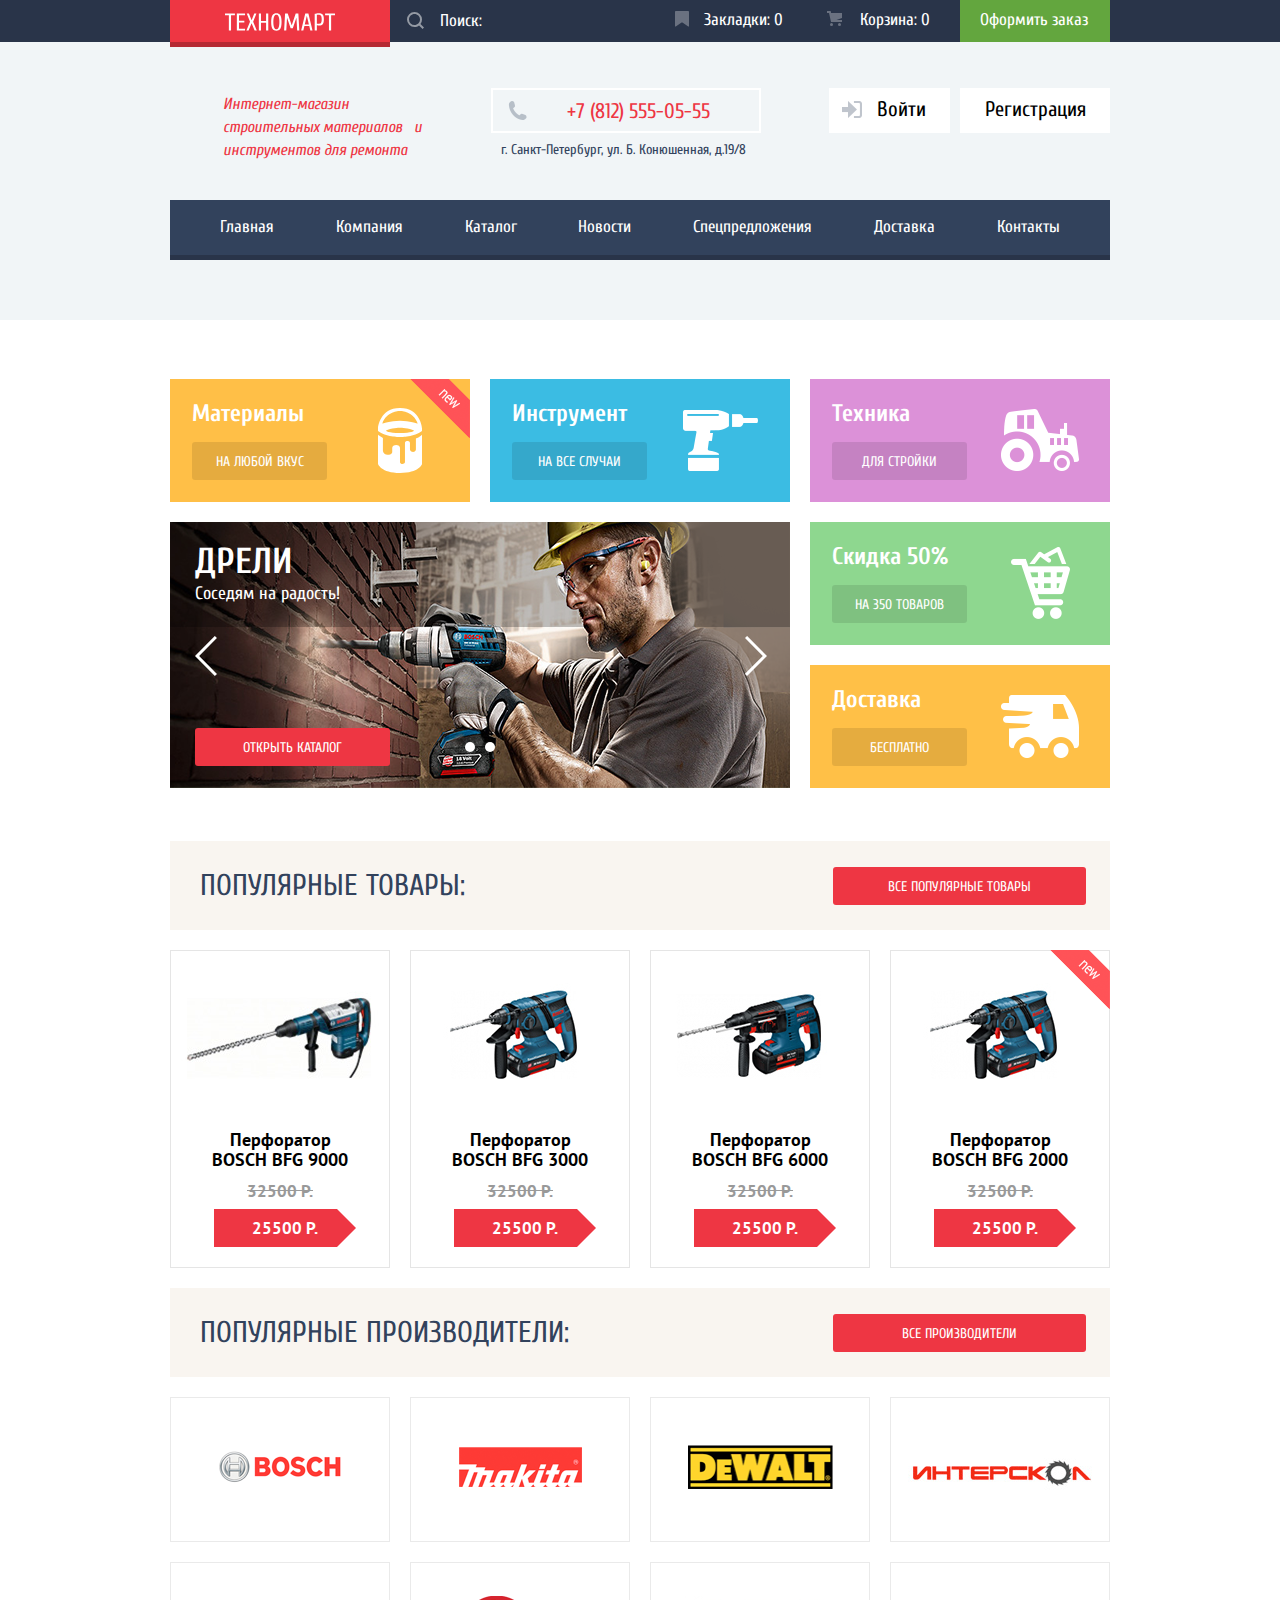
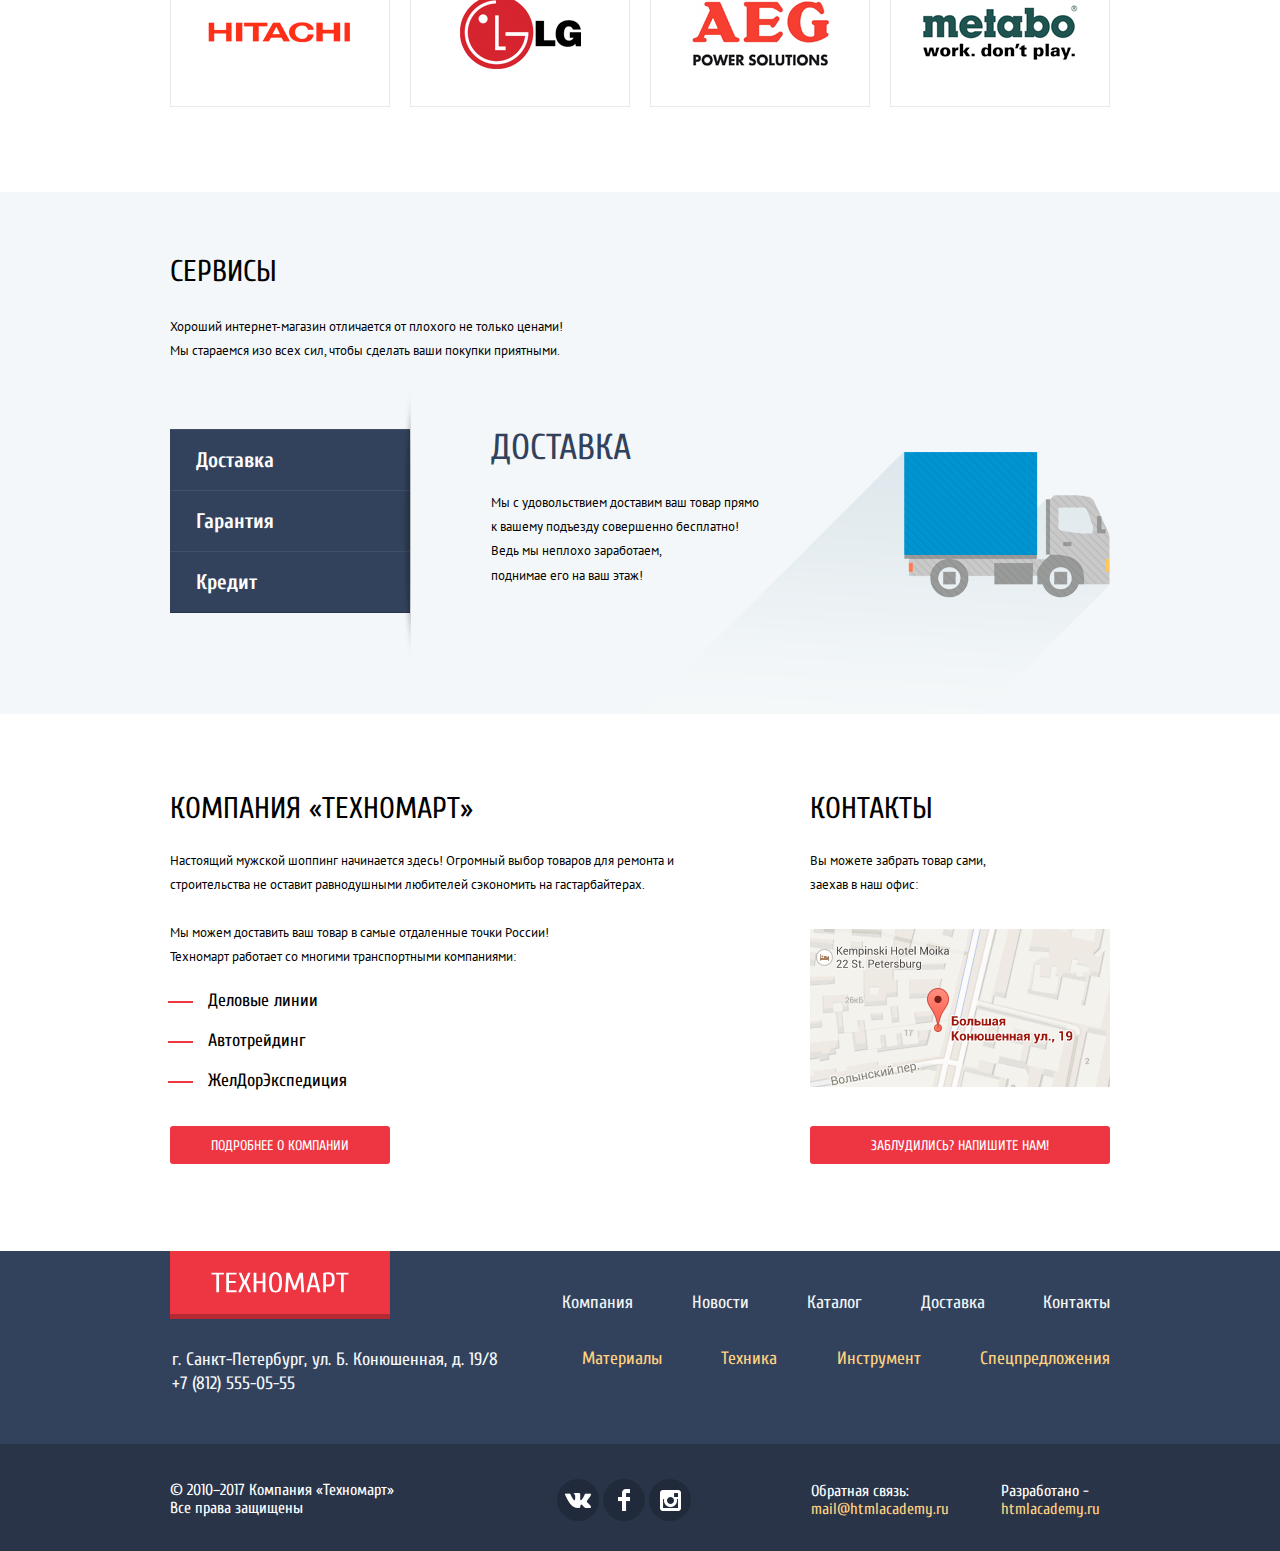
<file: index.html>
<!DOCTYPE html>
<html lang="ru">
  <head>
    <meta charset="utf-8">
    <title>HTML Academy: Техномарт</title>
    <link href="https://fonts.googleapis.com/css?family=Cuprum:400,700,700i%7CPT+Sans:400,700&amp;subset=cyrillic" rel="stylesheet">
    <link rel="stylesheet" href="css/normalize.css">
    <link rel="stylesheet" href="css/style.min.css">
  </head>
  <body>
    <header>
      <div class="heder-wrap">
        <div class="upper-header">
          <div class="container">
            <div class="wrap-logo-box">
              <a class="logo-box">
              <img class="logo" src="./img/icon/logo-technomart.svg" width="110" height="18" alt="Логотип интернет-магазина Техномарт">
              </a>
            </div>
            <form class="search" method="get" action="https://echo.htmlacademy.ru">
              <input class="header-search" type="search" name="header-search" id="header-search" placeholder="Поиск:">
              <svg  class="icon-search" xmlns="http://www.w3.org/2000/svg" width="17" height="17" viewBox="0 0 17 17">
                <path fill="#ffffff" d="M17 15.586l-3.542-3.542A7.465 7.465 0 0 0 15 7.5 7.5 7.5 0 1 0 7.5 15c1.71 0 3.282-.579 4.544-1.542L15.586 17 17 15.586zM2 7.5C2 4.467 4.467 2 7.5 2 10.532 2 13 4.467 13 7.5c0 3.032-2.468 5.5-5.5 5.5A5.506 5.506 0 0 1 2 7.5z"/>
              </svg>
            </form>
            <div class="container-link">
              <a href="#" class="up-link bookmark">Закладки:&nbsp;0</a>
              <a href="#" class="up-link cart">Корзина:&nbsp;0</a>
              <a href="#" class="up-link checkout">Оформить заказ</a>
            </div>
          </div>
        </div>
        <div class="middle-header">
          <div class="container">
            <div class="main-title">
              <h1>Интернет-магазин строительных материалов &nbsp; и инструментов для ремонта</h1>
            </div>
            <div class="contacts-header">
              <a href="tel:+7812550555">+7 (812) 555-05-55</a>
              <span>г. Санкт-Петербург, ул. Б. Конюшенная, д.19/8</span>
            </div>
            <div class="container-user-navigation">
              <ul class="user-navigation">
                <li>
                  <a class="login-link" href="#">Войти</a>
                </li>
                <li>
                  <a class="check-in-link" href="#">Регистрация</a>
                </li>
              </ul>
            </div>
          </div>
        </div>
        <nav class="lower-header">
          <div class="container">
            <ul class="container">
              <li><a href="index.html">Главная</a></li>
              <li><a href="#">Компания</a></li>
              <li><a href="catalog.html">Каталог</a></li>
              <li><a href="#">Новости</a></li>
              <li><a href="#">Спецпредложения</a></li>
              <li><a href="#">Доставка</a></li>
              <li><a href="#">Контакты</a></li>
            </ul>
          </div>
        </nav>
      </div>
    </header>
    <main class="main-container">
      <section class="popular-offers">
        <h2 class="visually-hidden">Популярные разделы сайта</h2>
        <div class="offer-container">
          <div class="col-1">
            <div class="materials offer-cards">
              <div class="flag flag-new">Новинка</div>
              <span class="headline">Материалы</span>
              <div class="offer-icon"></div>
              <a href="#" class="button">На любой вкус</a>
            </div>
            <div class="instruments offer-cards">
                <span class="headline">Инструмент</span>
                <div class="offer-icon"></div>
                <a href="#" class="button">На все случаи</a>
            </div>
            <div class="slider-wrap">
              <input class="visually-hidden" type="radio" id="product-1" name="toggle" checked>
              <input class="visually-hidden" type="radio" id="product-2" name="toggle">
              <div class="slider-controls">
                <label class="slider-controls-item slider-controls-item--1" for="product-1">Первый</label>
                <label class="slider-controls-item slider-controls-item--2" for="product-2">Второй</label>
              </div>
              <ul class="slider-indicate">
                <li class="slider-indicate-item"></li>
                <li class="slider-indicate-item"></li>
              </ul>
              <ul id="slider-list">
                <li class="slide">                
                  <span class="headline">Дрели</span>
                  <span class="subtitle">Соседям на радость!</span>               
                  <a href="catalog.html" class="button-red button">Открыть каталог</a>
                </li>
                <li class="slide">
                  <span class="headline">Перфораторы</span>
                  <span class="subtitle">Настоящие мужские игрушки</span>                 
                  <a href="catalog.html" class="button-red button">Открыть каталог</a>
                </li>
              </ul>
            </div>
          </div> 
          <div class="col-2">       
            <div class="eqipments offer-cards">
              <span class="headline">Техника</span>
              <div class="offer-icon"></div>
              <a href="#" class="button">Для стройки</a>
            </div> 
            <div class="sale offer-cards">
              <span class="headline">Скидка 50%</span>
              <div class="offer-icon"></div>
              <a href="#" class="button">На 350 товаров</a>
            </div>
            <div class="delivery offer-cards">
              <span class="headline">Доставка</span>
              <div class="offer-icon"></div>
              <a href="#" class="button">Бесплатно</a>
            </div>
          </div> 
        </div>
      </section>
      <section class="popular-products">
        <div class="container-title">
          <h2 class="section-title">Популярные товары:</h2>
          <a href="#" class="button-red button">Все популярные товары</a>
        </div>
        <ul class="product-container">
          <li class="product-cards">
            <div class="actions">
              <a href="#" class="buy">Купить</a>
              <a href="#" class="bookmark">В закладки</a>
            </div>
            <a href="#"><img src="img/content/perf/perforator_3.jpg" width="218" height="170" alt="Перфоратор BOSCH BFG 9000"></a> 
            <h3>Перфоратор BOSCH BFG 9000</h3>
            <div class="product-price-old">32500 Р.</div>
            <div class="product-price-new">25500 Р.</div>
          </li>
          <li class="product-cards">
            <div class="actions">
              <a href="#" class="buy">Купить</a>
              <a href="#" class="bookmark">В закладки</a>
            </div>
            <a href="#"><img src="img/content/perf/perforator_1.jpg" width="218" height="170" alt="Перфоратор BOSCH BFG 3000"></a> 
            <h3>Перфоратор BOSCH BFG 3000</h3>
            <div class="product-price-old">32500 Р.</div>
            <div class="product-price-new">25500 Р.</div>
          </li>
          <li class="product-cards">
            <div class="actions">
              <a href="#" class="buy">Купить</a>
              <a href="#" class="bookmark">В закладки</a>
            </div>
            <a href="#"><img src="img/content/perf/perforator_2.jpg" width="218" height="170" alt="Перфоратор BOSCH BFG 6000"></a> 
            <h3>Перфоратор BOSCH BFG 6000</h3>
            <div class="product-price-old">32500 Р.</div>
            <div class="product-price-new">25500 Р.</div>
          </li>
          <li class="product-cards">
            <div class="actions">
              <a href="#" class="buy">Купить</a>
              <a href="#" class="bookmark">В закладки</a>
            </div>
            <div class="flag flag-new">Новинка</div>
            <a href="#"><img src="img/content/perf/perforator_1.jpg" width="218" height="170" alt="Перфоратор BOSCH BFG 2000"></a> 
            <h3>Перфоратор BOSCH BFG 2000</h3>
            <div class="product-price-old">32500 Р.</div>
            <div class="product-price-new">25500 Р.</div>
          </li>
        </ul>
      </section>
      <section class="popular-manufacturer">
        <div class="container-title">
          <h2 class="section-title">Популярные производители:</h2>
          <a href="#" class="button-red button">Все производители</a>
        </div>
        <ul class="manufacturer">
          <li><a href="#"><img src="img/content/manufacturer/bosch.png" width="126" height="37" alt="BOSCH"></a></li>
          <li><a href="#"><img src="img/content/manufacturer/Makita.png" width="123" height="40" alt="Makita"></a></li>
          <li><a href="#"><img src="img/content/manufacturer/DeWALT.png" width="145" height="44" alt="DeWolt"></a></li>
          <li><a href="#"><img src="img/content/manufacturer/Интерскол.png" width="200" height="88" alt="Интерскол"></a></li>
          <li><a href="#"><img src="img/content/manufacturer/Hitachi.png" width="169" height="31" alt="HITACHI"></a></li>
          <li><a href="#"><img src="img/content/manufacturer/LG.png" width="121" height="73" alt="LG"></a></li>
          <li><a href="#"><img src="img/content/manufacturer/AEG.png" width="151" height="96" alt="AEG"></a></li>
          <li><a href="#"><img src="img/content/manufacturer/Metabo.png" width="204" height="69" alt="metabo"></a></li>
        </ul>
      </section>
      <section class="services">
        <div class="container-services">
          <div class="headline-services">
            <h2>Сервисы</h2>
            <p>Хороший интернет-магазин отличается от плохого не только ценами!
              Мы стараемся изо всех сил, чтобы сделать ваши покупки приятными.
            </p>
          </div>
          <div class="slider-services">
            <ul class="list-services-name">
              <li> <button type="button">Доставка</button></li>
              <li><button type="button">Гарантия</button></li>
              <li><button type="button">Кредит</button></li>
            </ul>
            <ul class="list-services-content">
              <li class="description-services">
                <h3>Доставка</h3>
                <p>Мы с удовольствием доставим ваш товар прямо к вашему подъезду совершенно бесплатно!
                  Ведь мы неплохо заработаем,<br>поднимае его на ваш этаж!
                </p>
              </li>
              <li class="description-services">
                <h3>Гарантия</h3>
                <p>Если купленный у нас товар поломается или заискрит, 
                  а также в случае пожара, спровоцированного его возгаранием,
                  вы всегда можете быть уверены в нашей гарантии. Мы обменяем сгоревший товар на новый. 
                  <br>Дом уж восстановите как-нибудь сами.
                </p>
              </li>
              <li class="description-services">
                <h3>Кредит</h3>
                <p>Залезть в долговую яму стало проще! <br>Кредитные консультанты придут вам на помощь.</p>
                <a href="#" class="button-red button">Отправить заявку</a>
              </li>
            </ul>
          </div>
        </div>
      </section>
      <section class="about-company">
        <div class="container-about-company">
          <h2 class="headline">Компания «Техномарт»</h2>
          <p>Настоящий мужской шоппинг начинается здесь! Огромный выбор товаров для ремонта
             и строительства не оставит равнодушными любителей сэкономить на гастарбайтерах.
          </p>
          <p>Мы можем доставить ваш товар в самые отдаленные точки России!
            Техномарт работает со многими транспортными компаниями:
          </p>
          <ul class="list-delivery-company">
            <li>Деловые линии</li>
            <li>Автотрейдинг</li>
            <li>ЖелДорЭкспедиция</li>
          </ul>
          <a href="#" class="button-red button">Подробнее о компании</a>
        </div>
        <div class="about-company-contacts">
          <h2 class="headline">Контакты</h2>
          <p>Вы можете забрать товар сами, заехав в наш офис:
          </p>
          <a href="#"><img class="map" src="img/content/map_min.jpg" width="300" height="158" alt="Карта офиса по адреу: г. Санкт-Петербург, ул. Б. Конюшенная, д.19/8"></a>
          <a href="#" class="button-red button">Заблудились? Напишите нам!</a>
          <section class="modal-write-us">
            <h2 class="visually-hidden">Форма отправки письма</h2>
            <form class="write-us" action="https://echo.htmlacademy.ru" method="post">
              <p>
                <label for="write-name">Ваше имя:</label>
                <input id="write-name" type="text" name="name" value="" placeholder="Имя Фамилия">
              </p>
              <p>
                <label for="write-e-mail">Ваш e-mail:</label>
                <input id="write-e-mail" type="text" name="e-mail_adress" value="" placeholder="email@example.com">
              </p>
              <p> 
                <label for="write-letter">Текст письма:</label>
                <input class="write-letter" id="write-letter" type="text" name="text_of_the_letter" value="" placeholder="В свободной форме">
              </p>
              <button class="button-red button" type="submit">Отправить</button>
              <button class="modal-close" type="button" aria-label="Закрыть форму отправки письма"></button>           
            </form>
          </section>
          <section class="modal-map">
            <img src="img/content/map_max.jpg" width="940" height="446" alt="Карта офиса по адреу: г. Санкт-Петербург, ул. Б. Конюшенная, д.19/8">
            <button class="modal-close" type="button" aria-label="Закрыть карту"></button>
          </section>
        </div>
      </section>
    </main>
    <footer class="footer">
      <div class="upper-footer">
        <div class="wrap">
          <div class="contacts-footer">
            <div class="wrap-logo-box">
              <a class="logo-box" href="index.html">
              <img class="logo" src="img/icon/logo.svg" width="138" height="21" alt="Логотип интернет-магазина Техномарт">
              </a>
            </div>
            <ul class="adress">
              <li class="adress-item">г. Санкт-Петербург, ул. Б. Конюшенная, д. 19/8</li>
              <li class="adress-item">+7 (812) 555-05-55</li> <!-- x-ms-format-detection="none"-->
            </ul> 
          </div>
          <div class="navigation-footer">
            <ul class="main">
              <li><a href="#">Компания</a></li>
              <li><a href="#">Новости</a></li>
              <li><a href="catalog.html">Каталог</a></li>
              <li><a href="#">Доставка</a></li>
              <li><a href="#">Контакты</a></li>
            </ul>
            <ul class="other">
              <li><a href="#">Материалы</a></li>
              <li><a href="#">Техника</a></li>
              <li><a href="#">Инструмент</a></li>
              <li><a href="#">Спецпредложения</a></li>
            </ul>
          </div>
        </div>
      </div>
      <div class="lower-footer">
        <div class="wrap">
          <p class="copyright">© 2010–2017 Компания «Техномарт» Все права защищены            
          </p>
          <ul class="social-network">
            <li><a class="social-vk" href="#" aria-label="Аккаунт Техномарт в Вконтакте"></a></li>
            <li><a class="social-fb" href="#" aria-label="Аккаунт Техномарт в Facebook"></a></li>
            <li><a class="social-inst" href="#" aria-label="Аккаунт Техномарт в Instagram"></a></li>
          </ul>
          <p class="feedback">Обратная связь:
            <a href="#">mail@htmlacademy.ru</a>
          </p>
          <p class="developer">Разработано - 
            <a href="https://htmlacademy.ru/intensive/htmlcss">htmlacademy.ru</a>
          </p>
        </div>
      </div>
    </footer>
  </body>
</html>
</file>
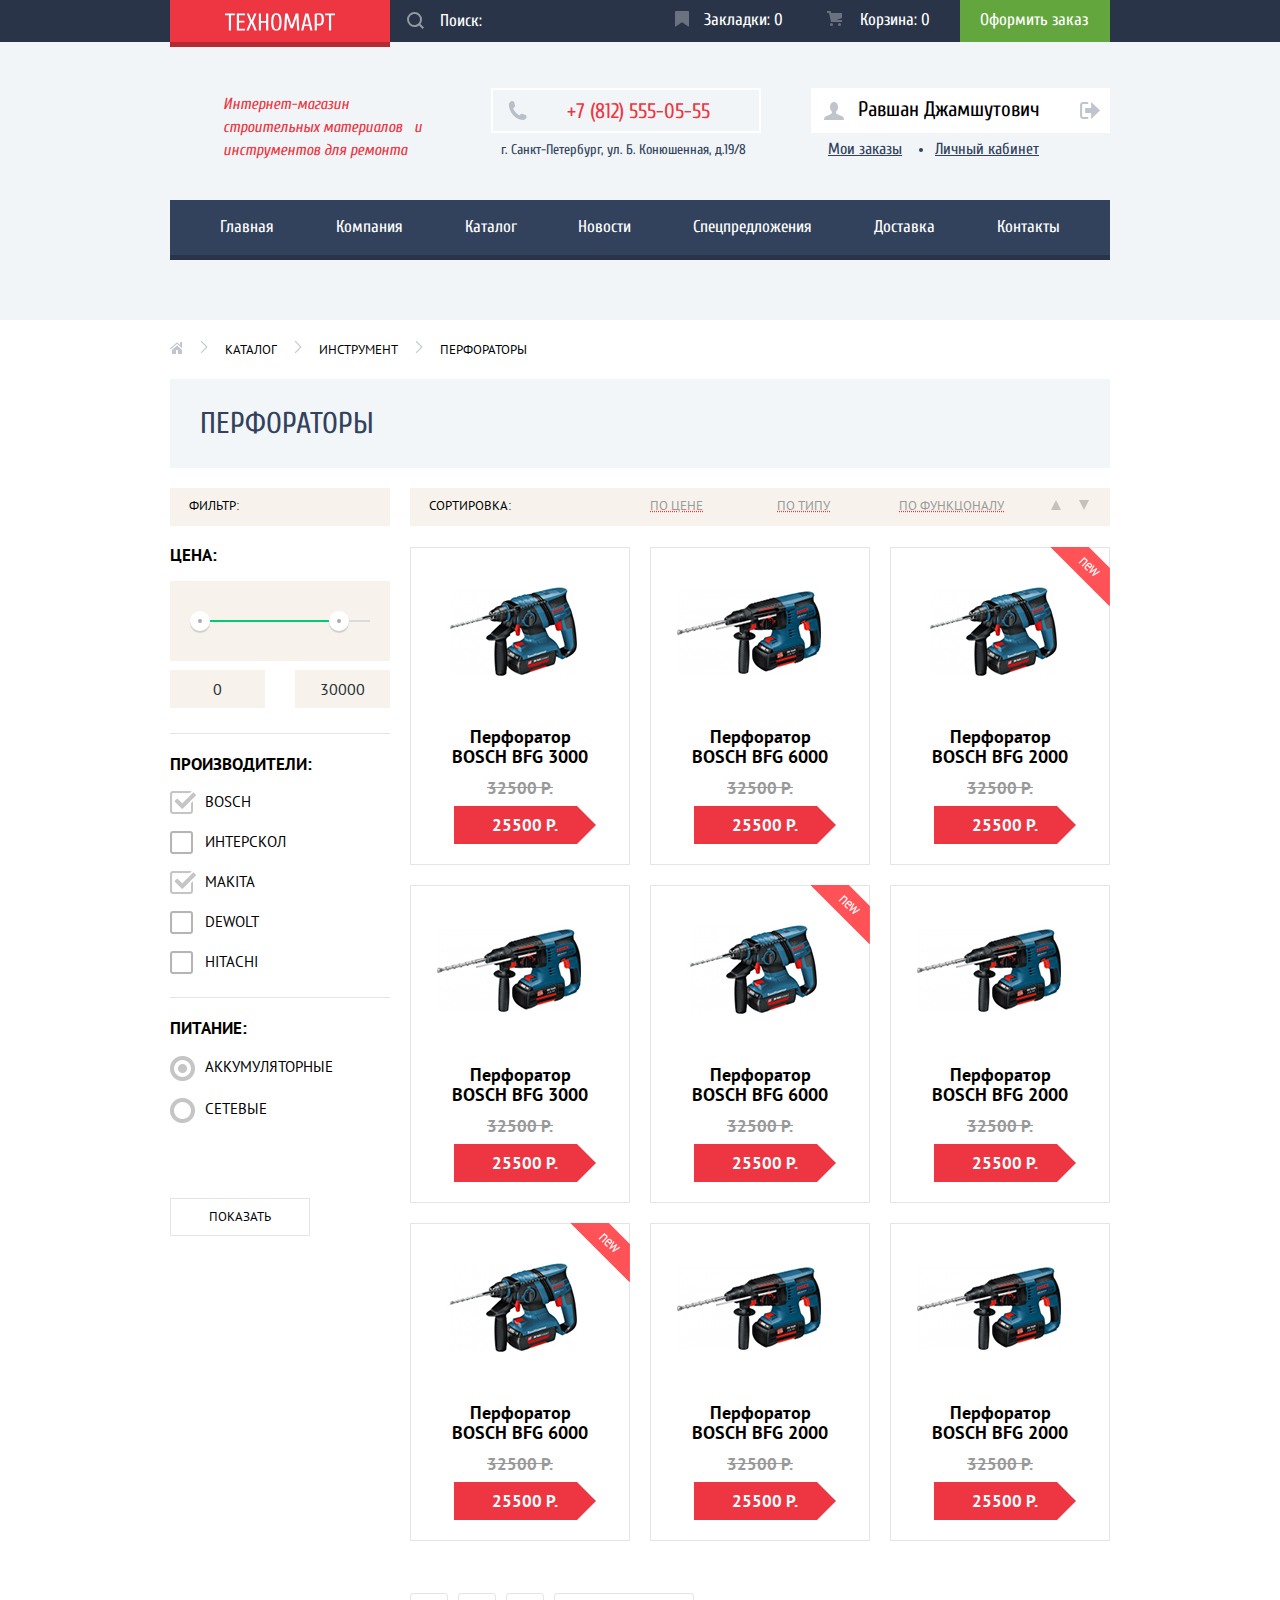
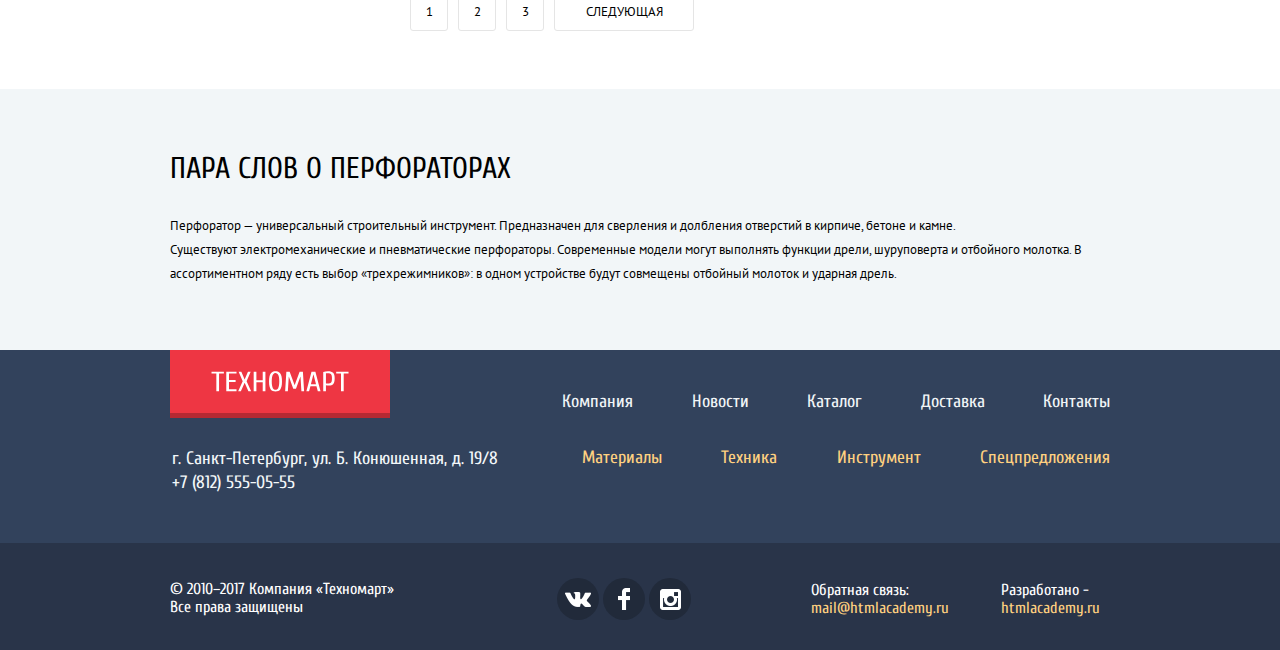
<file: catalog.html>
<!DOCTYPE html>
<html lang="ru">
  <head>
    <meta charset="UTF-8">
    <title>HTML Academy: Техномарт_Каталог</title>
    <link href="https://fonts.googleapis.com/css?family=Cuprum:400,700,700i%7CPT+Sans:400,700&amp;subset=cyrillic" rel="stylesheet">
    <link rel="stylesheet" href="css/normalize.css">
    <link rel="stylesheet" href="css/style.min.css">
  </head>
  <body>
    <header>
      <div class="heder-wrap">
        <div class="upper-header">
          <div class="container">
            <div class="wrap-logo-box">
              <a class="logo-box" href="index.html">
              <img class="logo" src="./img/icon/logo-technomart.svg" width="110" height="18" alt="Логотип интернет-магазина Техномарт">
              </a>
            </div>
            <form class="search" method="get" action="https://echo.htmlacademy.ru">
              <input class="header-search" type="search" name="header-search" id="header-search" placeholder="Поиск:">
              <svg  class="icon-search" xmlns="http://www.w3.org/2000/svg" width="17" height="17" viewBox="0 0 17 17">
                <path fill="#ffffff" d="M17 15.586l-3.542-3.542A7.465 7.465 0 0 0 15 7.5 7.5 7.5 0 1 0 7.5 15c1.71 0 3.282-.579 4.544-1.542L15.586 17 17 15.586zM2 7.5C2 4.467 4.467 2 7.5 2 10.532 2 13 4.467 13 7.5c0 3.032-2.468 5.5-5.5 5.5A5.506 5.506 0 0 1 2 7.5z"/>
              </svg>
            </form>
            <div class="container-link">
              <a href="#" class="up-link bookmark">Закладки:&nbsp;0</a>
              <a href="#" class="up-link cart">Корзина:&nbsp;0</a>
              <a href="#" class="up-link checkout">Оформить заказ</a>
            </div>
          </div>
        </div>
        <div class="middle-header">
          <div class="container">
            <div class="main-title">
              <h1>Интернет-магазин строительных материалов &nbsp; и инструментов для ремонта</h1>
            </div>
            <div class="contacts-header">
              <a href="tel:+7812550555">+7 (812) 555-05-55</a>
              <span>г. Санкт-Петербург, ул. Б. Конюшенная, д.19/8</span>
            </div>
            <div class="container-user-navigation">
              <ul class="user-form">
                <li class="user-profile">
                  <a href="#" aria-label="Личный кабинет"></a>
                </li>
                <li class="user-link">
                  <a href="#"  title="Равшан Джамшутович">Равшан Джамшутович</a>
                </li>
                <li class="exit-profile">
                  <a  href="#" aria-label="Выход из профайла"></a>
                </li>
              </ul>
              <ul class="catalog-user-navigation">
                <li class="my-orders"><a href="#">Мои заказы</a></li>
                <li class="personal-area"><a href="#">Личный кабинет</a></li>
              </ul>
            </div>
          </div>
        </div>
        <nav class="lower-header">
          <div class="container">
            <ul class="container">
              <li><a href="index.html">Главная</a></li>
              <li><a href="#">Компания</a></li>
              <li><a href="catalog.html">Каталог</a></li>
              <li><a href="#">Новости</a></li>
              <li><a href="#">Спецпредложения</a></li>
              <li><a href="#">Доставка</a></li>
              <li><a href="#">Контакты</a></li>
            </ul>
          </div>
        </nav>
      </div>
    </header>
    <main class="catalog-container">
      <ul class="breadcrumbs container">
        <li><a href="catalog.html">Каталог</a></li>
        <li><a href="#">Инструмент</a></li>
        <li class="breadcrumbs-current">Перфораторы</li>
      </ul>
      <div class="container-title container">
        <h2 class="section-title">Перфораторы</h2>
      </div>
      <div class="container sort">
        <span class="sort-name">Фильтр:</span>
        <div class="sort-wrap">
          <span class="sort-name">Сортировка:</span>
          <ul class="sort-list">
            <li><a href="#" aria-label="Сортировка по цене">по цене</a></li>
            <li><a href="#" aria-label="Сортировка по типу">по типу</a></li>
            <li><a href="#" aria-label="Сортировка по функционалу">по функцоналу</a></li>
            <li class="arrow arrow-up"><a href="#" aria-label="Сортировка снизу вверх"></a></li>
            <li class="arrow arrow-down"><a href="#" aria-label="Сортировка сверху вниз"></a></li>
          </ul>
        </div>
      </div>
      <div class="catalog-wrap">
        <section class="filters">
          <form class="filter" action="https://echo.htmlacademy.ru" method="GET" >
            <fieldset class="filter-item">
              <legend>Цена:</legend>
              <div class="range-filter">
                <div class="range-controls">
                  <div class="scale">
                    <div class="bar" style="margin-left: 10%; width: 70%"></div>
                  </div>
                  <button type="button" class="toggle toggle-min"></button>
                  <button type="button" class="toggle toggle-max"></button>
                </div>
                <div class="price-controls">
                  <label class="min-price"><input name="min-price" type="text" value="0"></label>—
                  <label class="max-price"><input name="max-price" type="text" value="30000"></label>
                </div>
              </div>
            </fieldset>
            <fieldset class="filter-item">
              <legend>Производители:</legend>
              <ul class="manufacturer-filter">
                <li><input class="visually-hidden filter-input" type="checkbox" name="BOSCH" id="checkbox-BOSCH" checked>
                  <label for="checkbox-BOSCH">BOSCH</label>
                </li>
                <li><input class="visually-hidden filter-input" type="checkbox" name="Interscol" id="checkbox-Interscol">
                  <label for="checkbox-Interscol">Интерскол</label>
                </li>
                <li><input class="visually-hidden filter-input" type="checkbox" name="Makita" id="checkbox-Makita" checked>
                  <label for="checkbox-Makita">Makita</label>
                </li>
                <li><input class="visually-hidden filter-input" type="checkbox" name="DeWolt" id="checkbox-DeWolt">
                  <label for="checkbox-DeWolt">DeWolt</label>
                </li>
                <li><input class="visually-hidden filter-input" type="checkbox" name="HITACHI" id="checkbox-HITACHI">
                  <label for="checkbox-HITACHI">HITACHI</label>
                </li>
              </ul>
            </fieldset>
            <fieldset class="filter-item">
              <legend>Питание:</legend>
              <ul class="power-filter">
                <li><input class="visually-hidden filter-input" type="radio" name="power" value="battery" id="radio-battery" checked>
                  <label for="radio-battery"><span></span>Аккумуляторные</label>
                </li>
                <li><input class="visually-hidden filter-input" type="radio" name="power" value="network" id="radio-network">
                  <label for="radio-network"><span></span>Сетевые</label>
                </li>
              </ul>
            </fieldset>
            <button type="submit">Показать</button>
          </form>
        </section>
        <section class="catalog">
          <ul class="product-container">
            <li class="product-cards">
              <div class="actions">
                <a href="#" class="buy">Купить</a>
                <a href="#" class="bookmark">В закладки</a>
              </div>
              <a href="#"><img src="img/content/perf/perforator_1.jpg" width="218" height="170" alt="Перфоратор BOSCH BFG 3000"></a>
              <h3>Перфоратор BOSCH BFG 3000</h3>
              <div class="product-price-old">32500 Р.</div>
              <div class="product-price-new">25500 Р.</div>
            </li>
            <li class="product-cards">
              <div class="actions">
                <a href="#" class="buy">Купить</a>
                <a href="#" class="bookmark">В закладки</a>
              </div>
              <a href="#"><img src="img/content/perf/perforator_2.jpg" width="218" height="170" alt="Перфоратор BOSCH BFG 6000"></a>
              <h3>Перфоратор BOSCH BFG 6000</h3>
              <div class="product-price-old">32500 Р.</div>
              <div class="product-price-new">25500 Р.</div>
            </li>
            <li class="product-cards">
              <div class="actions">
                <a href="#" class="buy">Купить</a>
                <a href="#" class="bookmark">В закладки</a>
              </div>
              <div class="flag flag-new">Новинка</div>
              <a href="#"><img src="img/content/perf/perforator_1.jpg" width="218" height="170" alt="Перфоратор BOSCH BFG 2000"></a>
              <h3>Перфоратор BOSCH BFG 2000</h3>
              <div class="product-price-old">32500 Р.</div>
              <div class="product-price-new">25500 Р.</div>
            </li>
            <li class="product-cards">
              <div class="actions">
                <a href="#" class="buy">Купить</a>
                <a href="#" class="bookmark">В закладки</a>
              </div>
              <a href="#"><img src="img/content/perf/perforator_2.jpg" width="218" height="170" alt="Перфоратор BOSCH BFG 3000"></a>
              <h3>Перфоратор BOSCH BFG 3000</h3>
              <div class="product-price-old">32500 Р.</div>
              <div class="product-price-new">25500 Р.</div>
            </li>
            <li class="product-cards">
              <div class="actions">
                <a href="#" class="buy">Купить</a>
                <a href="#" class="bookmark">В закладки</a>
              </div>
              <div class="flag flag-new">Новинка</div>
              <a href="#"><img src="img/content/perf/perforator_1.jpg" width="218" height="170" alt="Перфоратор BOSCH BFG 6000"></a>
              <h3>Перфоратор BOSCH BFG 6000</h3>
              <div class="product-price-old">32500 Р.</div>
              <div class="product-price-new">25500 Р.</div>
            </li>
            <li class="product-cards">
              <div class="actions">
                <a href="#" class="buy">Купить</a>
                <a href="#" class="bookmark">В закладки</a>
              </div>
              <a href="#"><img src="img/content/perf/perforator_2.jpg" width="218" height="170" alt="Перфоратор BOSCH BFG 2000"></a>
              <h3>Перфоратор BOSCH BFG 2000</h3>
              <div class="product-price-old">32500 Р.</div>
              <div class="product-price-new">25500 Р.</div>
            </li>
            <li class="product-cards">
              <div class="actions">
                <a href="#" class="buy">Купить</a>
                <a href="#" class="bookmark">В закладки</a>
              </div>
              <div class="flag flag-new">Новинка</div>
              <a href="#"><img src="img/content/perf/perforator_1.jpg" width="218" height="170" alt="Перфоратор BOSCH BFG 6000"></a>
              <h3>Перфоратор BOSCH BFG 6000</h3>
              <div class="product-price-old">32500 Р.</div>
              <div class="product-price-new">25500 Р.</div>
            </li>
            <li class="product-cards">
              <div class="actions">
                <a href="#" class="buy">Купить</a>
                <a href="#" class="bookmark">В закладки</a>
              </div>
              <a href="#"><img src="img/content/perf/perforator_2.jpg" width="218" height="170" alt="Перфоратор BOSCH BFG 2000"></a>
              <h3>Перфоратор BOSCH BFG 2000</h3>
              <div class="product-price-old">32500 Р.</div>
              <div class="product-price-new">25500 Р.</div>
            </li>
            <li class="product-cards">
              <div class="actions">
                <a href="#" class="buy">Купить</a>
                <a href="#" class="bookmark">В закладки</a>
              </div>
              <a href="#"><img src="img/content/perf/perforator_2.jpg" width="218" height="170" alt="Перфоратор BOSCH BFG 2000"></a>
              <h3>Перфоратор BOSCH BFG 2000</h3>
              <div class="product-price-old">32500 Р.</div>
              <div class="product-price-new">25500 Р.</div>
            </li>
          </ul>
        </section>
        <ul class="pages">
          <li><a href="#">1</a></li>
          <li><a href="#">2</a></li>
          <li><a href="#">3</a></li>
          <li><a href="#">Следующая</a></li>
        </ul>
      </div>
      <article class="theory">
        <div class="theory-container">
          <h4>Пара слов о перфораторах</h4>
          <p>Перфоратор — универсальный строительный инструмент. 
            Предназначен для сверления и долбления отверстий в кирпиче, бетоне и камне.<br>
            Существуют электромеханические и пневматические перфораторы. Современные модели 
            могут выполнять функции дрели, шуруповерта и отбойного молотка. В ассортиментном 
            ряду есть выбор «трехрежимников»: в одном устройстве будут совмещены отбойный 
            молоток и ударная дрель.
          </p>
        </div>
      </article>
      <section class="modal card-message">
        <div class="modal-wrap">
          <button class="modal-close" type="button" aria-label="Закрыть окно сообщения"></button>
          <p class="message">Товар добавлен в корзину!</p>
          <a href="#" class="button-red button">Оформить заказ</a>
          <button class="button" type="button">Продолжить покупки</button>
        </div>
      </section>
    </main>
    <footer class="footer">
      <div class="upper-footer">
        <div class="wrap">
          <div class="contacts-footer">
            <div class="wrap-logo-box">
              <a class="logo-box" href="index.html">
              <img class="logo" src="img/icon/logo.svg" width="138" height="21" alt="Логотип интернет-магазина Техномарт">
              </a>
            </div>
            <ul class="adress">
              <li class="adress-item">г. Санкт-Петербург, ул. Б. Конюшенная, д. 19/8</li>
              <li class="adress-item">+7 (812) 555-05-55</li> <!-- x-ms-format-detection="none"-->
            </ul>           
          </div>
          <div class="navigation-footer">
            <ul class="main">
              <li><a href="#">Компания</a></li>
              <li><a href="#">Новости</a></li>
              <li><a href="catalog.html">Каталог</a></li>
              <li><a href="#">Доставка</a></li>
              <li><a href="#">Контакты</a></li>
            </ul>
            <ul class="other">
              <li><a href="#">Материалы</a></li>
              <li><a href="#">Техника</a></li>
              <li><a href="#">Инструмент</a></li>
              <li><a href="#">Спецпредложения</a></li>
            </ul>
          </div>
        </div>
      </div>
      <div class="lower-footer">
        <div class="wrap">
          <p class="copyright">© 2010–2017 Компания «Техномарт»
            <br> Все права защищены            
          </p>
          <ul class="social-network">
            <li><a class="social-vk" href="#" aria-label="Аккаунт Техномарт в Вконтакте"></a></li>
            <li><a class="social-fb" href="#" aria-label="Аккаунт Техномарт в Facebook"></a></li>
            <li><a class="social-inst" href="#" aria-label="Аккаунт Техномарт в Instagram"></a></li>
          </ul>
          <p class="feedback">Обратная связь:
            <a href="#">mail@htmlacademy.ru</a>
          </p>
          <p class="developer">Разработано - 
            <a href="https://htmlacademy.ru/intensive/htmlcss">htmlacademy.ru</a>
          </p>
        </div>
      </div>
    </footer>
  </body>
</html>
</file>
<file: css/style.min.css>
body{min-width:960px;margin:0 auto;padding:0;font-family:"Cuprum",Arial,Helvetica,sans-serif;font-size:14px;font-weight:400;color:#ffffff;-webkit-box-sizing:border-box;box-sizing:border-box}*{-webkit-box-sizing:inherit;box-sizing:inherit}a{text-decoration:none}section .h2{background-color:inherit}.button{padding:0;border:none;font:inherit;color:inherit;background-color:transparent}.visually-hidden:not(:focus):not(:active),input[type="checkbox"].visually-hidden,input[type="radio"].visually-hidden{position:absolute;width:1px;height:1px;margin:-1px;border:0;padding:0;white-space:nowrap;-webkit-clip-path:inset(100%);clip-path:inset(100%);clip:rect(0 0 0 0);overflow:hidden}.user-navigation,.lower-header ul,.catalog-user-navigation,.navigation-footer ul{list-style:none;margin:0;padding:0}.heder-wrap,.container{display:-webkit-box;display:-ms-flexbox;display:flex;-ms-flex-wrap:wrap;flex-wrap:wrap}.heder-wrap{background-color:#f1f5f7;padding-bottom:60px;-webkit-box-orient:vertical;-webkit-box-direction:normal;-ms-flex-direction:column;flex-direction:column;-webkit-box-align:stretch;-ms-flex-align:stretch;align-items:stretch}.container{width:940px;margin:auto;-webkit-box-orient:horizontal;-webkit-box-direction:normal;-ms-flex-direction:row;flex-direction:row}.upper-header{min-height:42px;background-color:#293449}.middle-header{min-height:158px;-webkit-box-align:center;-ms-flex-align:center;align-items:center}.lower-header{min-height:60px}.upper-header,.middle-header,.lower-header{width:100%}header .wrap-logo-box{-ms-flex-preferred-size:220px;flex-basis:220px;position:absolute}header .logo-box{display:inline-block;width:220px;height:47px;background-color:#ee3643;-webkit-box-shadow:inset 0 -5px 0 rgba(0,0,0,0.24);box-shadow:inset 0 -5px 0 rgba(0,0,0,0.24)}header .logo{position:relative;top:13px;left:55px;width:110px;height:18px}header .logo-box:hover{background-color:#ca2c37}header .logo-box:active{background-color:#ba2732}.search{position:relative;margin-left:220px;font-size:17px}.header-search{width:270px;height:42px;line-height:42px;font-size:17px;font-family:"Cuprum",Arial,Helvetica,sans-serif;padding-left:50px;padding-top:11px;padding-bottom:11px;background-color:#293449;border:none;color:#ffffff}.header-search:hover{background-color:#212a3a}.header-search:focus{background-color:#ffffff;color:#000000}.icon-search{position:absolute;top:12px;left:17px;opacity:0.5}input[type="search"]:hover ~ .icon-search{opacity:1}input[type="search"]:focus ~ .icon-search{z-index:10;opacity:1}input[type="search"]:focus ~ .icon-search > path{fill:#ee3643}input[type="search"]::-webkit-input-placeholder{font-size:17px;line-height:18px;color:#ffffff}input[type="search"]:-ms-input-placeholder{font-size:17px;line-height:18px;color:#ffffff}input[type="search"]::-ms-input-placeholder{font-size:17px;line-height:18px;color:#ffffff}input[type="search"]::placeholder{font-size:17px;line-height:18px;color:#ffffff}.catalog-user-navigation a{color:#32425c;font-size:16px;font-weight:400;line-height:18px;text-decoration:underline}.container-link{display:-webkit-box;display:-ms-flexbox;display:flex;-webkit-box-pack:end;-ms-flex-pack:end;justify-content:flex-end;margin-left:auto}.up-link{position:relative;-webkit-box-sizing:border-box;box-sizing:border-box;min-height:42px;font-size:17px;line-height:1.06;text-align:left;color:#ffffff;padding-top:11px;-webkit-box-flex:1;-ms-flex-positive:1;flex-grow:1;min-width:150px}.container-link .bookmark{padding-left:44px}.container-link .cart{padding-left:50px}.container-link .bookmark::before{content:"";position:absolute;background-image:url(../img/icon/icon-bookmark.svg);width:14px;height:16px;left:15px;opacity:0.3}.container-link .cart::before{content:"";position:absolute;background-image:url(../img/icon/icon-cart.svg);width:15px;height:15px;left:17px;opacity:0.3}.container-link .bookmark:hover::before,.container-link .cart:hover::before{opacity:1}.container-link .bookmark:active::before,.container-link .cart:active::before{opacity:0.5}.container-link .bookmark:hover,.container-link .cart:hover{background-color:#212a3a}.container-link .bookmark:active,.container-link .cart:active{background-color:#161d29;color:rgba(255,255,255,0.6)}.container-link .checkout{-webkit-box-sizing:border-box;box-sizing:border-box;width:130px;padding-left:20px}.checkout:last-child:hover{background-color:#5fbb2d}.checkout:last-child:active{background-color:#518534}.checkout:last-child{background-color:#63a63e}.middle-header .container{min-height:158px;padding-top:46px}.main-title{width:208px;margin-left:53px;margin-right:60px;margin-top:5px}.main-title h1{margin:0 auto;color:#ee3643;font-size:16px;font-style:italic;line-height:23px;font-weight:normal}.contacts-header{width:270px;margin-right:auto}.contacts-header a{display:block;padding-top:11px;padding-left:74px;width:270px;height:45px;color:#ee3643;font-size:21px;font-weight:normal;font-style:normal;font-stretch:normal;line-height:1;line-height:21px;border:2px solid #ffffff;background-image:url(../img/icon/icon-phone.svg);background-position:15px center;background-repeat:no-repeat;margin-bottom:5px}.contacts-header span{color:#32425c;font-size:14px;font-weight:400;line-height:24px;padding-left:10px}.container-user-navigation,.user-navigation{display:-webkit-box;display:-ms-flexbox;display:flex;min-height:45px;-ms-flex-wrap:wrap;flex-wrap:wrap;-ms-flex-preferred-size:281px;flex-basis:281px;padding:0}.user-navigation li:first-child{-ms-flex-preferred-size:121px;flex-basis:121px;height:45px;margin-right:10px}.user-navigation li:last-child{-ms-flex-preferred-size:150px;flex-basis:150px;height:45px}.user-navigation a{display:block;width:100%;height:100%;padding-top:11px;color:#000000;font-size:21px;font-weight:400;line-height:21px;background-color:#ffffff}.login-link{position:relative;padding-left:48px}.login-link::before{content:"";position:absolute;left:13px;width:20px;height:20px;background-image:url(../img/icon/icon-login-1.svg);background-position:left;background-repeat:no-repeat;opacity:0.3}.check-in-link{text-align:center}.user-navigation a:hover,.login-link:hover::before{color:#ee3643;opacity:1}.user-navigation a:active{color:rgba(0,0,0,0.3)}.lower-header{min-height:60px}.lower-header ul{-webkit-box-shadow:inset 0 -5px 0 0 #293449;box-shadow:inset 0 -5px 0 0 #293449;background-color:#32425c;-webkit-box-pack:justify;-ms-flex-pack:justify;justify-content:space-between;-ms-flex-wrap:wrap;flex-wrap:wrap;-ms-flex-negative:1;flex-shrink:1;padding-left:20px;padding-right:20px}.lower-header li{min-height:60px;-ms-flex-negative:1;flex-shrink:1}.lower-header a{display:block;-webkit-box-sizing:border-box;box-sizing:border-box;width:100%;height:100%;padding:20px 30px;padding-top:17px;text-decoration:none;font-size:17px;color:#ffffff}.lower-header a:active{background-color:#1d2739;opacity:0.5}.lower-header a:hover{background-color:#1d2739}.user-form{display:-webkit-box;display:-ms-flexbox;display:flex;-webkit-box-pack:start;-ms-flex-pack:start;justify-content:flex-start;list-style:none;padding:0;margin:0;width:299px;height:45px;background-color:#ffffff;color:#000000}.user-form a{display:inline-block;width:100%;height:100%;font-size:21px;font-weight:400;line-height:21px;color:#000000}.user-form .user-profile{background-image:url(../img/icon/icon-user.svg);background-position:center;background-repeat:no-repeat;min-width:20px;min-height:18px;opacity:0.3;margin-right:14px;margin-left:13px}.user-form .user-link{width:100%;height:45px;padding-top:11px;color:#000000}.user-form .exit-profile{background-image:url(../img/icon/icon-logout.svg);background-position:center;background-repeat:no-repeat;min-width:20px;min-height:18px;opacity:0.3;margin-right:10px;margin-left:13px}.catalog-user-navigation{position:relative;text-align:left;padding-bottom:35px;padding-left:17px;width:100%}.catalog-user-navigation li{display:inline-block}.catalog-user-navigation li:last-child{padding-left:29px}.catalog-user-navigation li:last-child::before{content:"";position:absolute;width:4px;height:4px;top:8px;left:108px;background-color:#32425c;border-radius:4px}.user-form:hover > li{opacity:1}.user-form:active > li{opacity:0.3}.catalog-container,.main-container{display:-webkit-box;display:-ms-flexbox;display:flex;-ms-flex-wrap:wrap;flex-wrap:wrap;-webkit-box-orient:vertical;-webkit-box-direction:normal;-ms-flex-direction:column;flex-direction:column}main section{width:940px;margin:0 auto}main .popular-offers{height:409px;margin-bottom:53px;margin-top:59px}.offer-container{width:inherit;height:100%;font-size:0}.offer-container{display:-webkit-box;display:-ms-flexbox;display:flex;position:relative;width:inherit;min-height:409px;width:940px;padding:0}.col-1{display:-webkit-box;display:-ms-flexbox;display:flex;-webkit-box-orient:horizontal;-webkit-box-direction:normal;-ms-flex-direction:row;flex-direction:row;-webkit-box-pack:justify;-ms-flex-pack:justify;justify-content:space-between;-ms-flex-line-pack:justify;align-content:space-between;-ms-flex-wrap:wrap;flex-wrap:wrap;width:620px}.col-2{display:-webkit-box;display:-ms-flexbox;display:flex;-ms-flex-wrap:wrap;flex-wrap:wrap;-webkit-box-orient:horizontal;-webkit-box-direction:normal;-ms-flex-direction:row;flex-direction:row;-webkit-box-pack:end;-ms-flex-pack:end;justify-content:flex-end;-ms-flex-line-pack:justify;align-content:space-between;width:320px}.offer-cards{display:inline-block;position:relative;width:300px;min-height:123px;margin-right:0}.offer-cards .headline{display:inline-block;margin-left:22px;margin-right:auto;margin-top:20px;font-size:24px;font-weight:bold;line-height:1.25;text-align:left}.offer-cards a{display:block;width:135px;height:38px;padding-top:11px;margin-top:13px;margin-left:22px;font-size:14px;line-height:18px;text-align:center}.popular-offers .button{border-radius:3px}.offer-container .offer-icon{position:absolute;width:78px;height:72px;top:25px;left:191px;background-repeat:no-repeat;background-position:center}.instruments .offer-icon{background-image:url(../img/icon/popular-offers/instr.svg)}.eqipments .offer-icon{background-image:url(../img/icon/popular-offers/tech.svg)}.materials .offer-icon{background-image:url(../img/icon/popular-offers/mat.svg)}.sale .offer-icon{background-image:url(../img/icon/popular-offers/sale.svg)}.delivery .offer-icon{background-image:url(../img/icon/popular-offers/delivery.svg)}.offer-cards .flag{position:absolute;top:0;right:0;width:60px;height:60px;text-indent:-1000px;overflow:hidden;z-index:10}.offer-cards .flag-new{background:url("../img/icon/popular-offers/new_flag.png") no-repeat 0 0}.offer-container .button{background-color:rgba(0,0,0,0.1)}.offer-container .button:hover{background-color:rgba(0,0,0,0.2)}.offer-container .button:active{background-color:rgba(0,0,0,0.3)}.offer-container .materials{background-color:#ffbf47}.offer-container .instruments{background-color:#3bbce3}.offer-container .eqipments{background-color:#dc91d8}.offer-container .sale{background-color:#8ed78f}.offer-container .delivery{background-color:#ffc047}.button{color:#ffffff;font-size:14px;font-weight:400;line-height:18px;text-transform:uppercase}.slider-wrap{position:relative;background-color:#36731571;display:-webkit-box;display:-ms-flexbox;display:flex;height:266px;width:620px;display:inline-block;margin-right:20px;padding:0}.slider-list{margin:0;padding:0;list-style:none}.slide{display:-webkit-box;display:-ms-flexbox;display:flex;-ms-flex-wrap:wrap;flex-wrap:wrap;-webkit-box-orient:vertical;-webkit-box-direction:normal;-ms-flex-direction:column;flex-direction:column;position:relative;-webkit-box-align:stretch;-ms-flex-align:stretch;align-items:stretch;height:266px;width:620px;margin-left:-40px;padding:0}.slide .headline{font-size:36px;font-weight:bold;line-height:1;text-align:left;color:#ffffff;margin-top:22px;margin-left:25px;text-transform:uppercase;margin-bottom:2px}.slide a{display:block;position:absolute;top:206px;left:25px;width:195px;height:38px;text-align:center;padding-top:11px;border-radius:3px}.slide .subtitle{font-size:18px;line-height:1.33;text-align:left;color:#ffffff;margin-top:0;margin-left:25px}.slider-list{position:relative;background-color:#eeeeee}.slide:nth-child(1){background-image:url(../img/content/slide1.png);background-repeat:no-repeat;background-position:center}.slide:nth-child(2){background-image:url(../img/content/slide2.png);background-repeat:no-repeat;background-position:center}.slide:nth-child(2){display:none}.slider-controls{position:absolute;top:114px;display:block;width:620px;height:40px;z-index:10}.slider-controls label{cursor:pointer;padding:8px;position:relative;width:22px;height:40px;display:inline-block}.slider-controls label:last-child{left:553px;background-image:url(../img/icon/icon-right.svg);background-repeat:no-repeat;background-position:center}.slider-controls label:first-child{left:25px;background-image:url(../img/icon/icon-left.svg)}.slider-indicate{display:flex;justify-content:space-between;position:absolute;top:220px;left:295px;min-width:30px;height:10px;z-index:10;list-style:none;padding:0;margin:0}.slider-indicate-item{width:10px;height:10px;border-radius:5px;background-color:#ffffff;z-index:10}.slider-indicate .current{background-color:#ee3643;border:2px solid #ffffff}.slider-wrap .button-red,.button-red{background-color:#ee3643}.slider-wrap .button-red:hover{background-color:#ca2c37}.slider-wrap .button-red:active{background-color:#ba2732}.container-title{display:-webkit-box;display:-ms-flexbox;display:flex;height:89px;-webkit-box-align:center;-ms-flex-align:center;align-items:center;background:#f9f5f0;margin-bottom:20px}.container-title .section-title{color:#32425c;font-size:30px;font-weight:400;line-height:30px;text-transform:uppercase;margin-left:30px;background:inherit}.container-title .button-red{-webkit-box-sizing:border-box;box-sizing:border-box;margin-left:auto;margin-right:24px;width:253px;height:38px;padding-top:11px;text-align:center;border-radius:3px}.product-container,.manufacturer{list-style:none;margin:0;padding:0}.product-container{display:-webkit-box;display:-ms-flexbox;display:flex;-ms-flex-wrap:wrap;flex-wrap:wrap;-webkit-box-pack:justify;-ms-flex-pack:justify;justify-content:space-between}.catalog .product-container{margin:0}.product-cards{display:-webkit-box;display:-ms-flexbox;display:flex;position:relative;-webkit-box-orient:vertical;-webkit-box-direction:normal;-ms-flex-direction:column;flex-direction:column;-webkit-box-align:center;-ms-flex-align:center;align-items:center;border:1px solid #e5e5e5;background-color:#ffffff;width:220px;height:318px;margin-bottom:20px}.catalog .product-cards{margin-top:0}.product-cards .flag{position:absolute;top:-1px;right:-1px;width:60px;height:60px;text-indent:-1000px;overflow:hidden;z-index:10}.product-cards .flag-new{background:url("../img/icon/popular-offers/new_flag.png") no-repeat 0 0}.product-cards .actions{position:absolute;top:0;left:0;width:218px;height:158px;padding:40px 0;background-color:rgb(255,255,255)}.product-cards .actions .buy,.product-cards .actions .bookmark{display:block;width:129px;margin:0 auto;margin-bottom:7px;padding:7px 0;background-color:#63a63e;border:3px solid #63a63e;border-bottom-color:#367315;border-radius:3px;color:white;font-size:14px;font-weight:normal;font-family:"Cuprum",Arial,Helvetica,sans-serif;line-height:18px;text-decoration:none;text-transform:uppercase;text-align:center}.product-cards .actions .bookmark{color:#32425c;background:white;border-bottom-color:#63a63e}.product-cards .actions{display:none}.product-cards:hover .actions{display:block}.product-cards .buy:hover{background-color:#5fbb2d;border:3px solid #5fbb2d;border-bottom-color:#367315}.product-cards .buy:active{background-color:#518534;border:3px solid #518534;border-bottom-color:#367315}.product-cards .bookmark:hover{border:solid 3px #32425c}.product-cards .bookmark:active{border:solid 3px #b6bdc7;color:#b6bdc7}.product-cards h3{width:160px;color:#000000;font-family:"PT Sans",Arial,Helvetica,sans-serif;font-size:18px;font-weight:700;line-height:20px;text-align:center;margin:auto}.product-price-old{color:#999999;font-family:"PT Sans",Arial,Helvetica,sans-serif;font-size:17px;font-weight:700;line-height:18px;text-decoration:line-through;text-transform:uppercase;text-align:center;padding-top:8px;width:141px;min-height:35px}.product-price-new{position:relative;color:#ffffff;-ms-flex-item-align:start;align-self:flex-start;margin-left:43px;font-family:"PT Sans",Arial,Helvetica,sans-serif;font-size:17px;font-weight:700;line-height:18px;text-transform:uppercase;background-color:#ee3643;text-align:center;width:141px;min-height:38px;padding-top:10px;margin-bottom:20px}.product-price-new:after{content:"";position:absolute;top:0;right:-20px;width:0;height:0;border:19px solid white;border-left-color:#ee3643}.manufacturer{display:-webkit-box;display:-ms-flexbox;display:flex;-ms-flex-wrap:wrap;flex-wrap:wrap;-webkit-box-pack:justify;-ms-flex-pack:justify;justify-content:space-between;-ms-flex-line-pack:justify;align-content:space-between;min-height:310px;margin-bottom:85px}.manufacturer li{display:-webkit-box;display:-ms-flexbox;display:flex;width:220px;height:145px;-webkit-box-pack:center;-ms-flex-pack:center;justify-content:center;-webkit-box-align:center;-ms-flex-align:center;align-items:center;border:solid 1px rgb(234,234,234)}.manufacturer li:nth-child(-n+4){margin-bottom:20px}.manufacturer li:hover{-webkit-box-shadow:0 10px 25px 0 rgba(41,52,73,0.5);box-shadow:0 10px 25px 0 rgba(41,52,73,0.5)}.manufacturer li:active{-webkit-box-shadow:0 4px 10px 0 rgba(41,52,73,0.5);box-shadow:0 4px 10px 0 rgba(41,52,73,0.5);opacity:0.3}.services{width:100%;background-color:#f4f7f9;margin-bottom:80px;height:522px}.container-services{display:-webkit-box;display:-ms-flexbox;display:flex;-ms-flex-wrap:wrap;flex-wrap:wrap;-webkit-box-orient:vertical;-webkit-box-direction:normal;-ms-flex-direction:column;flex-direction:column;background-color:#f4f7f9;color:#000000;padding-top:65px;-ms-flex-preferred-size:522px;flex-basis:522px;width:940px;margin:0 auto}.headline-services{font-size:0;height:127px}.section-title{font-size:30px;font-weight:400;line-height:30px;text-transform:uppercase}.services h2{line-height:1;color:#000000;font-size:30px;font-weight:400;text-transform:uppercase;margin-top:0;margin-bottom:0}.headline-services p{display:block;font-family:"PT Sans",Arial,Helvetica,sans-serif;font-size:13px;font-weight:400;line-height:24px;line-height:1.85;margin-top:28px;margin-bottom:auto;width:400px}.slider-services{display:-webkit-box;display:-ms-flexbox;display:flex;-ms-flex-wrap:wrap;flex-wrap:wrap;height:279px}.list-services-name,.list-services-content{list-style:none;margin:0;padding:0}.list-services-name{position:relative;display:-webkit-box;display:-ms-flexbox;display:flex;-webkit-box-orient:vertical;-webkit-box-direction:normal;-ms-flex-direction:column;flex-direction:column;-ms-flex-wrap:wrap;flex-wrap:wrap;padding-top:45px;width:241px}.list-services-name::after{content:"";background-image:url("../img/icon/layer-118-copy.png");background-position:right center;width:10px;height:279px;position:absolute;right:0;top:0;z-index:10}.list-services-name button{color:#ffffff;font-size:21px;font-weight:700;line-height:30px;-webkit-box-shadow:0 1px 0 0 #293449,inset 0 1px 0 0 #405069;box-shadow:0 1px 0 0 #293449,inset 0 1px 0 0 #405069;background-color:#32425c;width:240px;height:61px;text-align:left;text-indent:20px;border:none;cursor:pointer}.slider-services button:hover{background-color:#293449}.list-services-name .current{-webkit-box-shadow:0 1px 0 #ffffff,inset 0 1px 0 #ffffff;box-shadow:0 1px 0 #ffffff,inset 0 1px 0 #ffffff;background-color:#ffffff;color:#32425c}.list-services-content li{display:-webkit-box;display:-ms-flexbox;display:flex;-ms-flex-wrap:wrap;flex-wrap:wrap;position:relative;width:699px;padding-left:80px;padding-top:43px;min-height:280px;-webkit-box-orient:vertical;-webkit-box-direction:normal;-ms-flex-direction:column;flex-direction:column;-webkit-box-pack:start;-ms-flex-pack:start;justify-content:flex-start}.container-services h3{color:#32425c;font-size:36px;font-weight:400;text-transform:uppercase;margin-top:0;margin-bottom:0;-ms-flex-preferred-size:40px;flex-basis:40px}.list-services-content p{font-family:"PT Sans",Arial,Helvetica,sans-serif;font-size:13px;font-weight:normal;font-style:normal;font-stretch:normal;line-height:1.85;letter-spacing:normal;text-align:left;color:#000000;padding-top:10px}.slider-services .button{-webkit-box-sizing:border-box;box-sizing:border-box;margin-right:auto;min-width:295px;min-height:38px;text-align:center;border-radius:3px;padding-left:44px;padding-right:44px;padding-top:11px;padding-bottom:11px}.description-services:nth-child(1)::before{content:"";background-image:url(../img/icon/delivery-car.png);background-repeat:no-repeat;background-position:left;width:468px;height:261px;position:absolute;left:231px;top:68px;margin-left:0}.description-services:nth-child(2)::before{content:"";background-image:url(../img/icon/guarantee.svg);background-repeat:no-repeat;background-position:left;width:389px;height:283px;position:absolute;left:310px;top:40px;margin-left:0}.description-services:nth-child(3)::before{content:"";background-image:url(../img/icon/credit.svg);background-repeat:no-repeat;background-position:left;width:465px;height:285px;position:absolute;left:235px;top:40px;margin-left:0}.description-services:nth-child(1) p{width:275px}.description-services:nth-child(2) p{max-width:379px}.description-services:nth-child(3) p{width:279px;margin-bottom:30px}.description-services:nth-child(1){min-height:0}.list-services-content li{display:none}.description-services:nth-child(1){display:block}.about-company{display:-webkit-box;display:-ms-flexbox;display:flex;background-color:#ffffff;-ms-flex-wrap:wrap;flex-wrap:wrap;-webkit-box-align:start;-ms-flex-align:start;align-items:flex-start;margin-bottom:87px;padding:0}.container-about-company{width:520px;margin-right:120px}.about-company .button{display:inline-block;min-width:220px;min-height:38px;text-align:center;padding-top:11px;border-radius:3px}.about-company-contacts .map{margin-bottom:35px;margin-top:32px}.about-company-contacts .button{width:300px;margin-top:0;border-radius:3px}.about-company-contacts{width:300px}.about-company-contacts p{width:179px}.about-company .headline{color:#000000;font-size:30px;font-weight:400;line-height:30px;text-transform:uppercase;background-color:#ffffff;margin-top:auto}.about-company p{display:inline-block;color:#000000;font-family:"PT Sans",Arial,Helvetica,sans-serif;font-size:13px;font-weight:normal;font-style:normal;font-stretch:normal;line-height:1.85;letter-spacing:normal;text-align:left;margin:0}.container-about-company p:nth-child(2){margin-bottom:24px}.container-about-company p:nth-child(3){width:400px}.list-delivery-company{list-style:none;color:#000000;font-size:18px;font-weight:400;line-height:20px;margin-left:auto;margin-bottom:35px;padding-top:4px;padding-left:38px}.list-delivery-company li{margin-bottom:20px;position:relative}.list-delivery-company li::before{content:"";position:absolute;top:50%;left:-40px;width:25px;height:2px;background-color:#ee3643}.modal-write-us{position:fixed;top:50%;margin-top:-215px;left:50%;margin-left:-310px;-webkit-box-shadow:0 20px 40px rgba(0,0,0,0.75);box-shadow:0 20px 40px rgba(0,0,0,0.75);background-color:#ffffff;box-sizing:border-box;border-bottom:114px solid #f4f4f4;border-top:7px solid #ee3643;width:620px;height:430px;display:none;z-index:20;padding-left:80px;padding-right:80px}.modal-write-us form{display:-webkit-box;display:-ms-flexbox;display:flex;-ms-flex-wrap:wrap;flex-wrap:wrap;-webkit-box-pack:start;-ms-flex-pack:start;justify-content:space-between;-webkit-box-align:start;-ms-flex-align:start;align-items:flex-start;-ms-flex-line-pack:start;align-content:flex-start;width:460px;height:430px;margin:0;padding:0}.write-us label{font-size:18px;font-weight:normal;font-style:normal;font-stretch:normal;line-height:1;letter-spacing:normal;text-align:left;color:#000000;text-transform:none}.write-us input{width:220px;height:38px;text-indent:16px;border:solid 2px #dee3e4;background-color:#ffffff;margin:0}.write-us .write-letter{min-width:460px;height:114px;padding-bottom:83px}.modal-write-us .write-us-item{width:220px;margin:0;padding:0}.modal-write-us p:nth-child(1),.modal-write-us p:nth-child(2){margin-top:48px;margin-bottom:20px;width:220px}.modal-write-us p:nth-child(3){margin-bottom:78px}.modal-write-us .modal-close{background:url(../img/icon/icon-modal-close.svg) no-repeat center;margin:0;border:none;position:absolute;top:9px;right:7px;width:21px;height:21px;cursor:pointer;z-index:20}.modal-write-us .button{width:460px;border-radius:3px;padding-bottom:10px;margin-bottom:0;cursor:pointer}.modal-map{position:fixed;top:50%;margin-top:-223px;left:50%;margin-left:-470px;-webkit-box-shadow:0 0 14.7px 1.3px rgba(47,42,43,0.5);box-shadow:0 0 14.7px 1.3px rgba(47,42,43,0.5);background-color:#565656;width:940px;height:446px;z-index:20;display:none}.modal-map .modal-close{background:url(../img/icon/icon-modal-close.svg) no-repeat center;margin:0;position:absolute;top:9px;right:9px;cursor:pointer;border:none;width:21px;height:21px;z-index:20}.catalog-wrap{display:-webkit-box;display:-ms-flexbox;display:flex;-ms-flex-wrap:wrap;flex-wrap:wrap;width:940px;margin:0 auto}.filters{width:220px;margin-left:0}.catalog{width:700px;margin-right:0;margin-top:0}.products-container{display:-webkit-box;display:-ms-flexbox;display:flex;-webkit-box-orient:horizontal;-webkit-box-direction:normal;-ms-flex-direction:row;flex-direction:row;-ms-flex-wrap:wrap;flex-wrap:wrap;width:700px}.catalog-container{background-color:#ffffff;color:#000000}.catalog-container .container-title{background-color:#f2f6f8}.section-title{background-color:#f3f2f8}.sort,.sort input,.range-controls,.price-controls input{background-color:#f7f3ec}.filter span{display:inline-block;width:220px}.manufacturer-filter,.power-filter,.breadcrumbs,.sort-list,.products-container,.pages{list-style:none;padding:0}.breadcrumbs a,.breadcrumbs li:last-child,.sort-list a,.sort span,.filter span,.filter button{color:#000000;font-family:"PT Sans",Arial,Helvetica,sans-serif;font-size:13px;font-weight:400;line-height:18px;text-transform:uppercase}.breadcrumbs{position:relative;height:59px;list-style:none;flex-direction:row;-webkit-box-pack:justify;-ms-flex-pack:justify;justify-content:space-between;min-height:59px;-webkit-box-align:center;-ms-flex-align:center;align-items:center;padding-right:583px;padding-left:55px}.breadcrumbs::before{content:"";position:absolute;left:0;top:22px;width:12px;height:12px;background-image:url(../img/icon/icon-home.svg);background-repeat:no-repeat}.breadcrumbs li{position:relative;display:inline-block}.breadcrumbs li::before{content:"";position:absolute;left:-25px;width:12px;height:12px;background-image:url(../img/icon/icon-right-small.svg);background-repeat:no-repeat}.sort{height:38px;background-color:#ffffff;margin-bottom:21px}.sort-name{width:220px;height:38px;background-color:#f7f3ec;padding-top:9px}.sort-name:nth-child(1){text-indent:19px}.sort-wrap{margin-left:20px;width:700px;background-color:#f7f3ec}.sort-list{position:relative;width:460px;float:right;margin:0;padding-top:9px}.sort-list a{color:#999999;text-decoration-line:underline;text-decoration-style:dotted;text-decoration-color:#ee3643}.sort-list li,.sort span{display:inline-block;vertical-align:middle}.sort-list li:nth-child(1){margin-right:70px}.sort-list li:nth-child(2){margin-right:65px}.arrow-up a{position:absolute;width:5px;height:5px;border-left:5px solid transparent;border-right:5px solid transparent;border-bottom:10px solid #000000;right:49px;bottom:5px;opacity:0.2}.arrow-down a{position:absolute;width:5px;height:5px;border-left:5px solid transparent;border-right:5px solid transparent;border-top:10px solid #000000;right:21px;bottom:5px;opacity:0.2}.sort-list a:hover{opacity:1;color:#000000;text-decoration-line:underline;text-decoration-style:solid}.arrow-up .current{border-bottom:10px solid #ee3643;opacity:1}.arrow-down .current{border-top:10px solid #ee3643;opacity:1}.filter-item{margin:0;padding:0;border:none}.filter .filter-item:nth-child(1),.filter .filter-item:nth-child(2){border-bottom:solid 1px #e5e5e5}.filter .filter-item:nth-child(2){height:242px}.filter .filter-item:nth-child(3){margin-top:-13px}.range-filter{width:220px;margin-top:17px}.filter-item legend{font-family:"PT Sans",Arial,Helvetica,sans-serif;font-size:17px;font-weight:700;line-height:17px;text-transform:uppercase}.filter .filter-item:nth-child(2){margin-top:22px;margin-bottom:35px}.range-controls{min-height:80px;padding-right:20px;padding-left:20px;padding-top:39px;margin-bottom:9px}.range-controls .scale{height:2px;background:#d7dcde}.range-controls .bar{width:80%;height:2px;background:#00ca74}.range-controls .toggle{width:20px;height:20px;padding:0;position:relative;top:-11px;border:8px solid #ffffff;background-color:#ababab;-webkit-box-shadow:0 2px 1px 0 #cfcfcf;box-shadow:0 2px 1px 0 #cfcfcf;border-radius:50%;cursor:pointer}.range-controls .toggle-min{left:0}.range-controls .toggle-max{left:115px;top:-11px}.price-controls{font-size:0;margin-bottom:25px}.price-controls label{display:inline-block;width:50%;font-family:"PT Sans",Arial,Helvetica,sans-serif;font-size:17px;font-weight:400;line-height:18px;text-transform:uppercase}.price-controls input{width:95px;height:38px;font-family:"PT Sans",Arial,Helvetica,sans-serif;font-size:16px;text-align:center;color:#283136;border:none}.max-price{text-align:right}input[type="checkbox"]{display:none}.manufacturer-filter li{padding:0;margin:0;display:-webkit-box;display:-ms-flexbox;display:flex;position:relative;-webkit-box-pack:start;-ms-flex-pack:start;justify-content:flex-start;width:220px;height:40px;text-align:left;font-size:0}.manufacturer-filter label{padding:0;margin:0;padding-left:35px;padding-top:5px;width:220px}.manufacturer-filter label::before{position:absolute;content:"";top:4px;left:0;width:27px;height:23px;margin:0 10px 0 0;vertical-align:middle;background-color:red;cursor:pointer}input[type="checkbox"] + label::before{background:url(../img/icon/checkbox-off_1.png) left top no-repeat}input[type="checkbox"]:hover + label::before{background:url(../img/icon/checkbox-off_2.png) left top no-repeat}input[type="checkbox"]:checked + label::before{background:url(../img/icon/checkbox-on_1.png) no-repeat}input[type="checkbox"]:checked:hover + label::before{background:url(../img/icon/checkbox-on_2.png) no-repeat}.manufacturer-filter label .block{opacity:0.3}.manufacturer-filter{display:-webkit-box;display:-ms-flexbox;display:flex;-webkit-box-orient:vertical;-webkit-box-direction:normal;-ms-flex-direction:column;flex-direction:column;-webkit-box-pack:justify;-ms-flex-pack:justify;justify-content:space-between;min-height:181px;padding:0}.power-filter{display:-webkit-box;display:-ms-flexbox;display:flex;-webkit-box-orient:vertical;-webkit-box-direction:normal;-ms-flex-direction:column;flex-direction:column;-webkit-box-pack:justify;-ms-flex-pack:justify;justify-content:space-between;min-height:65px;padding:0;padding-top:5px;margin-bottom:75px}.power-filter li:last-child{padding-top:17px}input[type="radio"]{display:none}input[type="radio"] + label span{display:inline-block;width:25px;height:25px;margin:0 10px 0 0;vertical-align:middle;background:url(../img/icon/radio-off_1.png) left top no-repeat;cursor:pointer}input[type="radio"]:hover + label span{background:url(../img/icon/radio-off_2.png) left top no-repeat}input[type="radio"]:checked + label span{background:url(../img/icon/radio-on_1.png) no-repeat}input[type="radio"]:checked:hover + label span{background:url(../img/icon/radio-on_2.png) no-repeat}.filter label{font-family:"PT Sans",Arial,Helvetica,sans-serif;font-size:15px;font-weight:400;line-height:20px;text-transform:uppercase}.filters button{border:1px solid #e5e5e5;background-color:#ffffff;width:140px;height:38px}.pages{display:-webkit-box;display:-ms-flexbox;display:flex;margin-left:240px;margin-bottom:58px;margin-top:32px}.pages li{display:-webkit-box;display:-ms-flexbox;display:flex;-webkit-box-pack:center;-ms-flex-pack:center;justify-content:center;-webkit-box-align:center;-ms-flex-align:center;align-items:center;width:38px;height:38px;margin-right:10px;background-color:#ffffff;border:1px solid #e5e5e5;text-align:center;border-radius:3px}.pages li:last-child{width:140px;height:38px}.pages a{color:#000000;font-family:"PT Sans",Arial,Helvetica,sans-serif;font-size:13px;font-weight:400;line-height:18px;text-transform:uppercase;width:140px;height:38px;padding-top:10px;border-radius:3px}.pages li:hover{border:1px solid #bdc6ca}.pages .current{border:1px solid #ee3643}.pages .current{background-color:#ee3643;color:#ffffff}.theory{background-color:#f2f6f8;font-family:"PT Sans",Arial,Helvetica,sans-serif;font-weight:400;line-height:24px;height:261px}.theory-container{background-color:#f2f6f8;width:940px;margin:0 auto}.theory-container h4{display:inline-block;font-family:"Cuprum",Arial,Helvetica,sans-serif;font-weight:normal;font-style:normal;line-height:30px;font-size:30px;text-transform:uppercase;padding:0;margin:0;margin-top:65px;margin-bottom:30px}.theory p{line-height:24px;font-family:"PT Sans",Arial,Helvetica,sans-serif;font-size:13px;font-weight:normal;font-style:normal;font-stretch:normal;line-height:1.85;letter-spacing:normal;margin-top:0;width:938px}.card-message{position:relative;position:fixed;-webkit-box-pack:justify;-ms-flex-pack:justify;justify-content:space-between;width:620px;height:282px;top:50%;left:50%;margin-top:-141px;margin-left:-310px;background-color:#ffffff;z-index:15}.card-message .modal-close{background:url(../img/icon/icon-modal-close.svg) no-repeat center;margin:0;position:absolute;width:21px;height:21px;top:16px;right:9px;border:none;cursor:pointer}.card-message .modal-wrap{display:-webkit-box;display:-ms-flexbox;display:flex;-ms-flex-wrap:wrap;flex-wrap:wrap;margin:0;padding-left:80px;padding-right:80px;width:620px;height:282px;-webkit-box-shadow:0 20px 40px rgba(41,52,73,0.75);box-shadow:0 20px 40px rgba(41,52,73,0.75);border-bottom:112px solid #f7f3ec;border-top:7px solid #ee3643}.card-message .message{font-size:30px;font-weight:400;line-height:30px;text-indent:99px;padding-top:80px;min-height:100px;min-width:460px;margin-top:70px;padding:0;margin-bottom:37px}.card-message p::before{content:"";background-image:url(../img/icon/goods-in-cart.svg);background-repeat:no-repeat;position:absolute;top:55px;left:81px;width:66px;height:66px}.card-message button{width:220px;height:38px;margin:0;background-color:#ffffff;cursor:pointer}.card-message .button-red{border:none;margin-right:20px}.card-message a{padding:11px 59px 11px 62px;border-radius:3px}.card-message button{color:inherit}.card-message{display:none}.footer{display:-webkit-box;display:-ms-flexbox;display:flex;-webkit-box-orient:vertical;-webkit-box-direction:normal;-ms-flex-direction:column;flex-direction:column;-webkit-box-align:stretch;-ms-flex-align:stretch;align-items:stretch}.upper-footer{background-color:#32425c;height:193px}.lower-footer{display:-webkit-box;display:-ms-flexbox;display:flex;min-height:107px;background-color:#293449}footer .wrap{display:-webkit-box;display:-ms-flexbox;display:flex;margin:0 auto;width:940px}.contacts-footer{margin-top:0;min-width:322px;margin-right:0;min-height:193px}footer .adress{display:block;width:330px;text-decoration:none;list-style-type:none;font-family:"Cuprum",Arial,Helvetica,sans-serif;font-size:18px;font-weight:normal;font-style:normal;font-stretch:normal;letter-spacing:normal;line-height:24px;color:#f3f7f9;padding-left:2px;margin-left:0;margin:0}.navigation-footer{-ms-flex-preferred-size:677px;flex-basis:677px}footer .wrap-logo-box{-ms-flex-preferred-size:220px;flex-basis:220px;margin-bottom:29px}footer .logo-box{display:inline-block;width:220px;height:68px;background-color:#ee3643;-webkit-box-shadow:inset 0 -5px 0 rgba(0,0,0,0.24);box-shadow:inset 0 -5px 0 rgba(0,0,0,0.24)}footer .logo{position:relative;top:21px;left:41px;width:138px;height:21px}.contacts-footer p{font-size:18px;line-height:24px;line-height:1.33;padding-top:13px}.navigation-footer ul{list-style:none;display:-webkit-box;display:-ms-flexbox;display:flex;-webkit-box-pack:justify;-ms-flex-pack:justify;justify-content:space-between;padding-left:0}.navigation-footer .main{margin-left:70px;margin-top:40px}.navigation-footer .other{margin-left:90px;margin-top:32px}.main a{color:#f1f5f7;font-size:18px;font-weight:400;line-height:24px}.main a:hover,.other a:hover{text-decoration:underline}.main a:active,.other a:active{opacity:0.5}.other a{color:#ffd180;font-size:18px;font-weight:400;line-height:24px}.copyright{color:#ffffff;font-size:16px;font-weight:400;line-height:18px;margin-top:37px;width:227px}.social-network{display:-webkit-box;display:-ms-flexbox;display:flex;-webkit-box-pack:justify;-ms-flex-pack:justify;justify-content:space-between;list-style:none;margin:0;padding:0;margin-top:35px;margin-left:160px;width:134px;padding:0}.social-network li{background-color:#212a3a;border-radius:50%;height:42px}.social-network a{display:inline-block;background-position:center;background-repeat:no-repeat;width:42px;height:42px}.social-vk{background:url(../img/icon/vk-icon.svg)}.social-fb{background-image:url(../img/icon/fb-icon.svg)}.social-inst{background-image:url(../img/icon/insta-icon.svg)}.social-network li:active,.social-network li:hover{background-color:#ee3643;-webkit-transition:1s all;-o-transition:1s all;transition:1s all}.lower-footer p:nth-child(3){font-size:16px;line-height:18px;text-align:left;width:140px;margin-left:120px;margin-top:38px}.lower-footer p:nth-child(4){font-size:16px;line-height:18px;text-align:left;width:100px;margin-top:38px;margin-left:50px}.feedback a,.developer a{color:#ffd180}.feedback a:hover,.developer a:hover{text-decoration:underline}.feedback a:active,.developer a:active{color:#ee3643}
</file>
